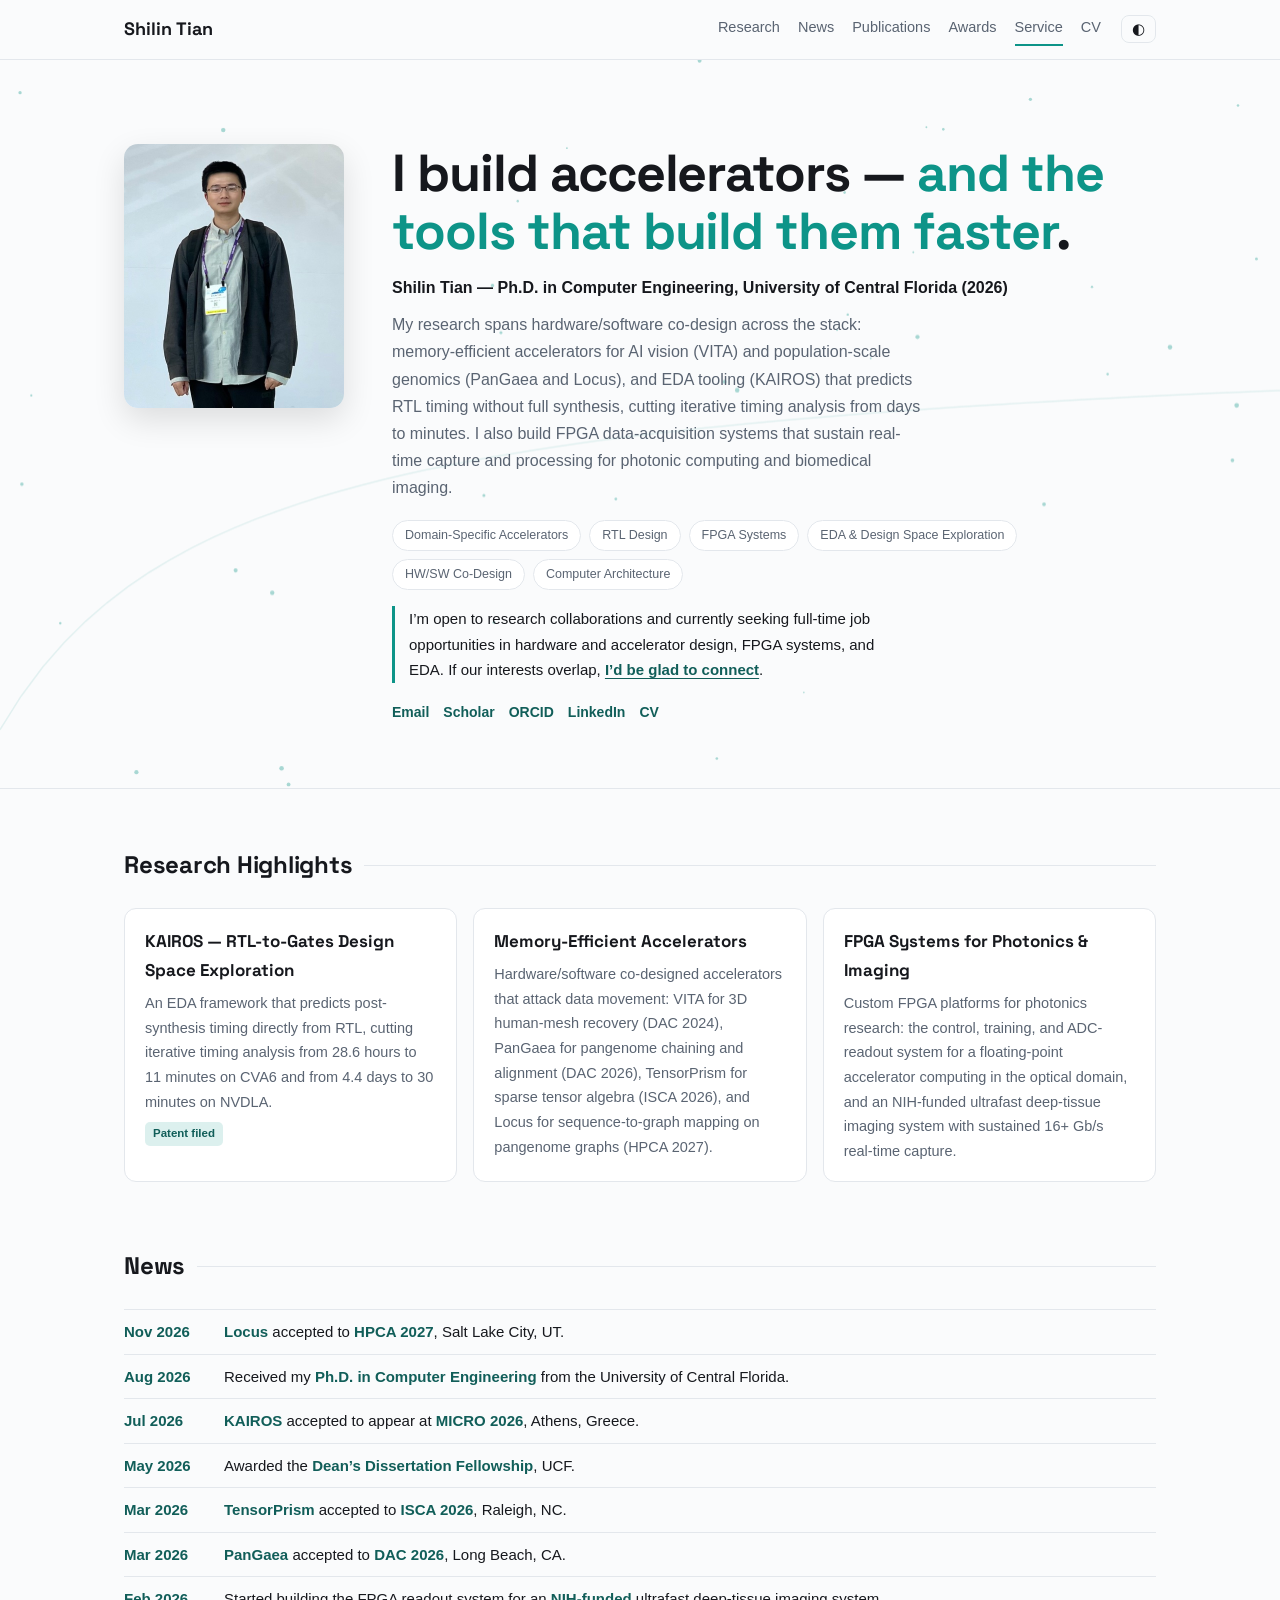
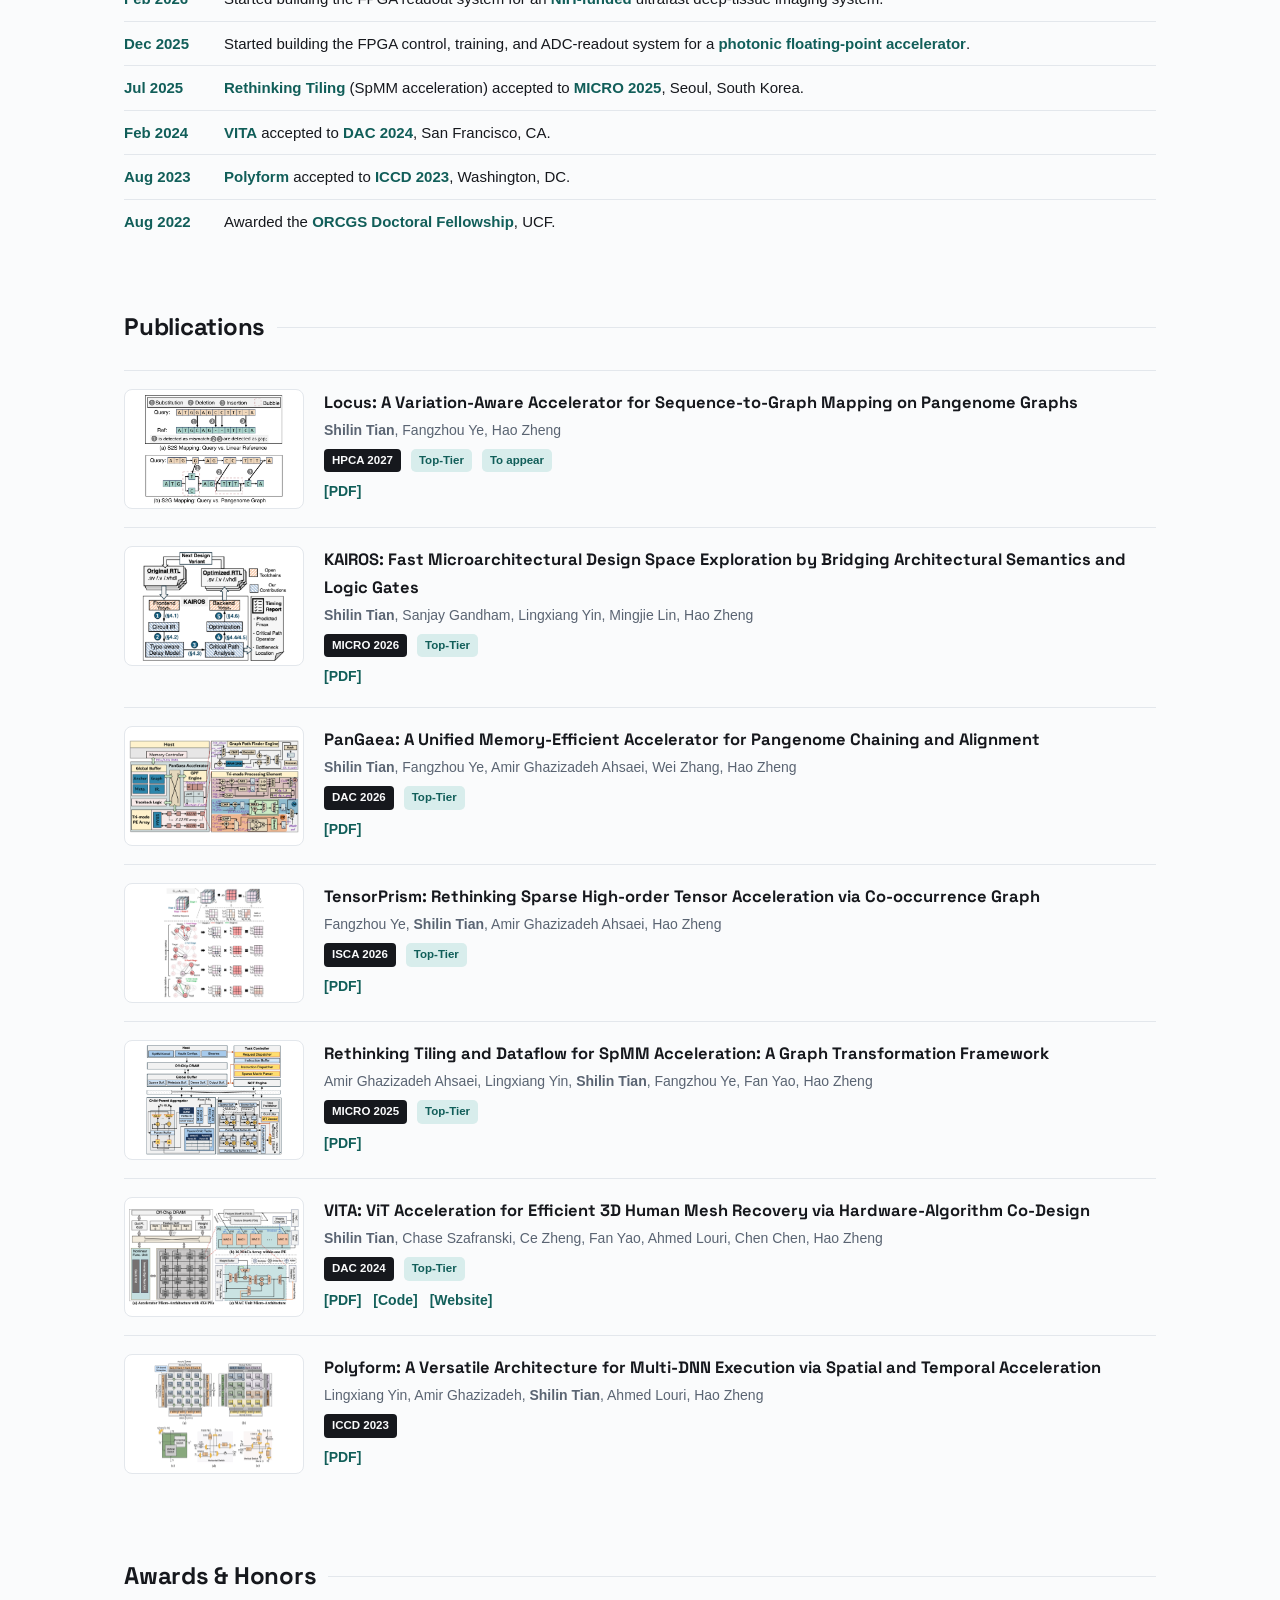
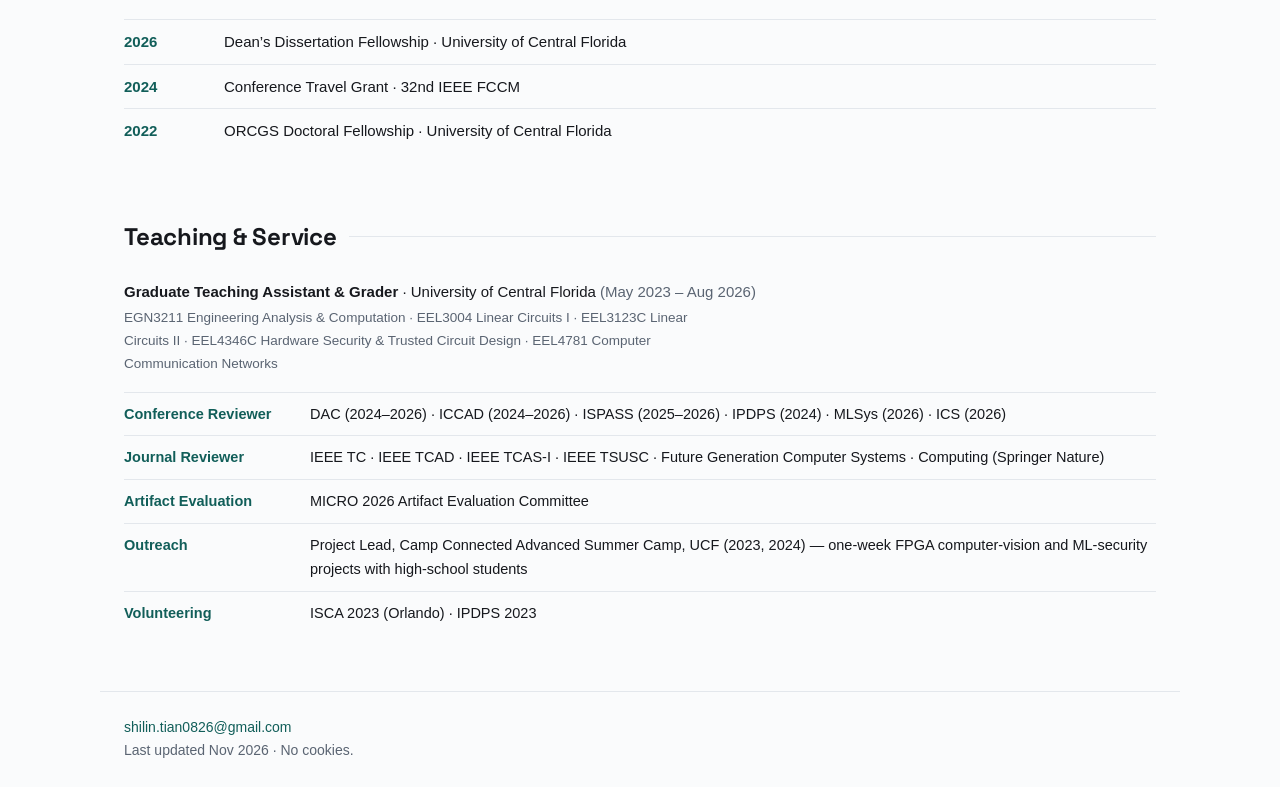
<file: index.html>
<!doctype html>
<html lang="en">
<head>
  <meta charset="utf-8">
  <meta name="viewport" content="width=device-width, initial-scale=1">
  <script>
    (function () {
      var t = localStorage.getItem('theme');
      if (!t) t = window.matchMedia('(prefers-color-scheme: dark)').matches ? 'dark' : 'light';
      document.documentElement.setAttribute('data-theme', t);
      document.documentElement.classList.add('js');
    })();
  </script>
  <!-- Begin Jekyll SEO tag v2.9.1 -->
<title>Shilin Tian | FPGA · Accelerators · EDA</title>
<meta name="generator" content="Jekyll v4.4.1" />
<meta property="og:title" content="Shilin Tian" />
<meta name="author" content="Shilin Tian" />
<meta property="og:locale" content="en" />
<meta name="description" content="Shilin Tian — Ph.D. in Computer Engineering (University of Central Florida, 2026). FPGA systems, domain-specific accelerators, RTL design, and EDA for memory-efficient hardware/software co-design." />
<meta name="twitter:description" property="og:description" content="Shilin Tian — Ph.D. in Computer Engineering (University of Central Florida, 2026). FPGA systems, domain-specific accelerators, RTL design, and EDA for memory-efficient hardware/software co-design." />
<link rel="canonical" href="https://shilinti.github.io/" />
<meta property="og:url" content="https://shilinti.github.io/" />
<meta property="og:site_name" content="Shilin Tian" />
<meta property="og:image" content="https://shilinti.github.io/assets/img/og-card.png" />
<meta property="og:type" content="website" />
<meta name="twitter:card" content="summary_large_image" />
<meta name="twitter:image" content="https://shilinti.github.io/assets/img/og-card.png" />
<meta name="twitter:title" content="Shilin Tian" />
<script type="application/ld+json">
{"@context":"https://schema.org","@type":"WebSite","author":{"@type":"Person","name":"Shilin Tian"},"description":"Shilin Tian — Ph.D. in Computer Engineering (University of Central Florida, 2026). FPGA systems, domain-specific accelerators, RTL design, and EDA for memory-efficient hardware/software co-design.","headline":"Shilin Tian","image":"https://shilinti.github.io/assets/img/og-card.png","name":"Shilin Tian","url":"https://shilinti.github.io/"}</script>
<!-- End Jekyll SEO tag -->

  <script type="application/ld+json">
{
  "@context": "https://schema.org",
  "@type": "Person",
  "name": "Shilin Tian",
  "alumniOf": { "@type": "CollegeOrUniversity", "name": "University of Central Florida" },
  "url": "https://shilinti.github.io",
  "sameAs": [
    "https://scholar.google.com/citations?user=xgYM_BkAAAAJ",
    "https://orcid.org/0009-0002-6310-2787",
    "https://www.linkedin.com/in/shilinti/"
  ]
}
</script>

  <link rel="icon" href="/favicon.ico?v=3" type="image/x-icon">
  <link rel="stylesheet" href="/assets/css/main.css">
</head>
<body>
  <div class="progress" aria-hidden="true"><span id="progress-bar"></span></div>
  <header class="nav-wrap">
    <nav class="nav" aria-label="Primary">
      <a class="brand" href="#top">Shilin Tian</a>
      <div class="nav-links" id="nav-links">
        <a href="/#research">Research</a>
        <a href="/#news">News</a>
        <a href="/#publications">Publications</a>
        <a href="/#awards">Awards</a>
        <a href="/#service">Service</a>
        <a href="#" class="cv-link">CV</a>
        <span class="nav-ink" aria-hidden="true"></span>
      </div>
      <button id="theme-toggle" aria-label="Toggle dark mode" title="Toggle theme">◐</button>
    </nav>
  </header>
  <main><section class="hero" id="top">
  <canvas id="hero-canvas" aria-hidden="true"></canvas>
  <div class="hero-inner">
    <img class="portrait" src="/assets/img/portrait.jpg"
         alt="Shilin Tian at an academic conference" width="220" height="264">
    <div class="hero-text">
      <h1>I build accelerators — <em>and the tools that build them faster</em>.</h1>
      <p class="role">Shilin Tian — Ph.D. in Computer Engineering, University of Central Florida (2026)</p>
      <p class="bio">My research spans hardware/software co-design across the stack: memory-efficient
        accelerators for AI vision (VITA) and population-scale genomics (PanGaea and Locus), and EDA
        tooling (KAIROS) that predicts RTL timing without full synthesis, cutting iterative timing
        analysis from days to minutes. I also build FPGA data-acquisition systems that sustain
        real-time capture and processing for photonic computing and biomedical imaging.</p>
      <div class="chips">
        <span class="chip">Domain-Specific Accelerators</span>
        <span class="chip">RTL Design</span>
        <span class="chip">FPGA Systems</span>
        <span class="chip">EDA &amp; Design Space Exploration</span>
        <span class="chip">HW/SW Co-Design</span>
        <span class="chip">Computer Architecture</span>
      </div>
      <p class="cta">I&rsquo;m open to research collaborations and currently seeking full-time job
        opportunities in hardware and accelerator design, FPGA systems, and EDA.
        If our interests overlap, <a href="mailto:shilin.tian0826@gmail.com">I&rsquo;d be glad to connect</a>.</p>
      <div class="icons">
        <a href="mailto:shilin.tian0826@gmail.com" aria-label="Email">Email</a>
        <a href="https://scholar.google.com/citations?user=xgYM_BkAAAAJ" aria-label="Google Scholar">Scholar</a>
        <a href="https://orcid.org/0009-0002-6310-2787" aria-label="ORCID">ORCID</a>
        <a href="https://www.linkedin.com/in/shilinti/" aria-label="LinkedIn">LinkedIn</a>
        <a href="#" class="cv-link" aria-label="Request CV">CV</a>
      </div>
    </div>
  </div>
</section>

<section id="research" class="section reveal">
  <h2>Research Highlights</h2>
  <div class="cards">
    
    <article class="card">
      <h3>KAIROS — RTL-to-Gates Design Space Exploration</h3>
      <p>An EDA framework that predicts post-synthesis timing directly from RTL, cutting iterative timing analysis from 28.6 hours to 11 minutes on CVA6 and from 4.4 days to 30 minutes on NVDLA.</p>
      <p>
        <span class="badge">Patent filed</span>
        
      </p>
    </article>
    
    <article class="card">
      <h3>Memory-Efficient Accelerators</h3>
      <p>Hardware/software co-designed accelerators that attack data movement: VITA for 3D human-mesh recovery (DAC 2024), PanGaea for pangenome chaining and alignment (DAC 2026), TensorPrism for sparse tensor algebra (ISCA 2026), and Locus for sequence-to-graph mapping on pangenome graphs (HPCA 2027).</p>
      <p>
        
        
      </p>
    </article>
    
    <article class="card">
      <h3>FPGA Systems for Photonics & Imaging</h3>
      <p>Custom FPGA platforms for photonics research: the control, training, and ADC-readout system for a floating-point accelerator computing in the optical domain, and an NIH-funded ultrafast deep-tissue imaging system with sustained 16+ Gb/s real-time capture.</p>
      <p>
        
        
      </p>
    </article>
    
  </div>
</section>

<section id="news" class="section reveal">
  <h2>News</h2>
  <ul class="news">
    
    <li><span class="date">Nov 2026</span><span><strong>Locus</strong> accepted to <strong>HPCA 2027</strong>, Salt Lake City, UT.</span></li>
    
    <li><span class="date">Aug 2026</span><span>Received my <strong>Ph.D. in Computer Engineering</strong> from the University of Central Florida.</span></li>
    
    <li><span class="date">Jul 2026</span><span><strong>KAIROS</strong> accepted to appear at <strong>MICRO 2026</strong>, Athens, Greece.</span></li>
    
    <li><span class="date">May 2026</span><span>Awarded the <strong>Dean’s Dissertation Fellowship</strong>, UCF.</span></li>
    
    <li><span class="date">Mar 2026</span><span><strong>TensorPrism</strong> accepted to <strong>ISCA 2026</strong>, Raleigh, NC.</span></li>
    
    <li><span class="date">Mar 2026</span><span><strong>PanGaea</strong> accepted to <strong>DAC 2026</strong>, Long Beach, CA.</span></li>
    
    <li><span class="date">Feb 2026</span><span>Started building the FPGA readout system for an <strong>NIH-funded</strong> ultrafast deep-tissue imaging system.</span></li>
    
    <li><span class="date">Dec 2025</span><span>Started building the FPGA control, training, and ADC-readout system for a <strong>photonic floating-point accelerator</strong>.</span></li>
    
    <li><span class="date">Jul 2025</span><span><strong>Rethinking Tiling</strong> (SpMM acceleration) accepted to <strong>MICRO 2025</strong>, Seoul, South Korea.</span></li>
    
    <li><span class="date">Feb 2024</span><span><strong>VITA</strong> accepted to <strong>DAC 2024</strong>, San Francisco, CA.</span></li>
    
    <li><span class="date">Aug 2023</span><span><strong>Polyform</strong> accepted to <strong>ICCD 2023</strong>, Washington, DC.</span></li>
    
    <li><span class="date">Aug 2022</span><span>Awarded the <strong>ORCGS Doctoral Fellowship</strong>, UCF.</span></li>
    
  </ul>
</section>

<section id="publications" class="section reveal">
  <h2>Publications</h2>
  
  <article class="pub">
    
    <img class="pub-thumb" src="/assets/img/pubs/locus.png" alt="" loading="lazy" width="180" height="120">
    
    <div class="pub-body">
      <h3>Locus: A Variation-Aware Accelerator for Sequence-to-Graph Mapping on Pangenome Graphs</h3>
      <p class="authors"><strong>Shilin Tian</strong>, Fangzhou Ye, Hao Zheng</p>
      <p class="meta">
        <span class="venue">HPCA 2027</span>
        <span class="badge">Top-Tier</span>
        <span class="badge">To appear</span>
      </p>
      <p class="pub-links">
        <a href="#">[PDF]</a>
        
        
        
      </p>
    </div>
  </article>
  
  <article class="pub">
    
    <img class="pub-thumb" src="/assets/img/pubs/kairos.png" alt="" loading="lazy" width="180" height="120">
    
    <div class="pub-body">
      <h3>KAIROS: Fast Microarchitectural Design Space Exploration by Bridging Architectural Semantics and Logic Gates</h3>
      <p class="authors"><strong>Shilin Tian</strong>, Sanjay Gandham, Lingxiang Yin, Mingjie Lin, Hao Zheng</p>
      <p class="meta">
        <span class="venue">MICRO 2026</span>
        <span class="badge">Top-Tier</span>
        
      </p>
      <p class="pub-links">
        <a href="https://drive.google.com/file/d/1knmVvL44TV4ayOX1gVyuU5G8WvQSZz36/view?usp=share_link">[PDF]</a>
        
        
        
      </p>
    </div>
  </article>
  
  <article class="pub">
    
    <img class="pub-thumb" src="/assets/img/pubs/pangaea.png" alt="" loading="lazy" width="180" height="120">
    
    <div class="pub-body">
      <h3>PanGaea: A Unified Memory-Efficient Accelerator for Pangenome Chaining and Alignment</h3>
      <p class="authors"><strong>Shilin Tian</strong>, Fangzhou Ye, Amir Ghazizadeh Ahsaei, Wei Zhang, Hao Zheng</p>
      <p class="meta">
        <span class="venue">DAC 2026</span>
        <span class="badge">Top-Tier</span>
        
      </p>
      <p class="pub-links">
        <a href="https://drive.google.com/file/d/13F7T-wPNmtoNrcgJptfy5Bgsg0bkeebS/view?usp=share_link">[PDF]</a>
        
        
        
      </p>
    </div>
  </article>
  
  <article class="pub">
    
    <img class="pub-thumb" src="/assets/img/pubs/tensorprism.png" alt="" loading="lazy" width="180" height="120">
    
    <div class="pub-body">
      <h3>TensorPrism: Rethinking Sparse High-order Tensor Acceleration via Co-occurrence Graph</h3>
      <p class="authors">Fangzhou Ye, <strong>Shilin Tian</strong>, Amir Ghazizadeh Ahsaei, Hao Zheng</p>
      <p class="meta">
        <span class="venue">ISCA 2026</span>
        <span class="badge">Top-Tier</span>
        
      </p>
      <p class="pub-links">
        <a href="https://ieeexplore.ieee.org/abstract/document/11617911">[PDF]</a>
        
        
        
      </p>
    </div>
  </article>
  
  <article class="pub">
    
    <img class="pub-thumb" src="/assets/img/pubs/rethinking-tiling.png" alt="" loading="lazy" width="180" height="120">
    
    <div class="pub-body">
      <h3>Rethinking Tiling and Dataflow for SpMM Acceleration: A Graph Transformation Framework</h3>
      <p class="authors">Amir Ghazizadeh Ahsaei, Lingxiang Yin, <strong>Shilin Tian</strong>, Fangzhou Ye, Fan Yao, Hao Zheng</p>
      <p class="meta">
        <span class="venue">MICRO 2025</span>
        <span class="badge">Top-Tier</span>
        
      </p>
      <p class="pub-links">
        <a href="https://dl.acm.org/doi/full/10.1145/3725843.3756128">[PDF]</a>
        
        
        
      </p>
    </div>
  </article>
  
  <article class="pub">
    
    <img class="pub-thumb" src="/assets/img/pubs/vita.png" alt="" loading="lazy" width="180" height="120">
    
    <div class="pub-body">
      <h3>VITA: ViT Acceleration for Efficient 3D Human Mesh Recovery via Hardware-Algorithm Co-Design</h3>
      <p class="authors"><strong>Shilin Tian</strong>, Chase Szafranski, Ce Zheng, Fan Yao, Ahmed Louri, Chen Chen, Hao Zheng</p>
      <p class="meta">
        <span class="venue">DAC 2024</span>
        <span class="badge">Top-Tier</span>
        
      </p>
      <p class="pub-links">
        <a href="https://dl.acm.org/doi/10.1145/3649329.3656518">[PDF]</a>
        <a href="https://github.com/UCF-iCAT-lab/VITA">[Code]</a>
        <a href="https://shilinti.github.io/vita-demo/">[Website]</a>
        
      </p>
    </div>
  </article>
  
  <article class="pub">
    
    <img class="pub-thumb" src="/assets/img/pubs/polyform.png" alt="" loading="lazy" width="180" height="120">
    
    <div class="pub-body">
      <h3>Polyform: A Versatile Architecture for Multi-DNN Execution via Spatial and Temporal Acceleration</h3>
      <p class="authors">Lingxiang Yin, Amir Ghazizadeh, <strong>Shilin Tian</strong>, Ahmed Louri, Hao Zheng</p>
      <p class="meta">
        <span class="venue">ICCD 2023</span>
        
        
      </p>
      <p class="pub-links">
        <a href="https://ieeexplore.ieee.org/abstract/document/10361024">[PDF]</a>
        
        
        
      </p>
    </div>
  </article>
  
</section>

<section id="awards" class="section reveal">
  <h2>Awards &amp; Honors</h2>
  <ul class="awards">
    
    <li><span class="year">2026</span><span>Dean’s Dissertation Fellowship · University of Central Florida</span></li>
    
    <li><span class="year">2024</span><span>Conference Travel Grant · 32nd IEEE FCCM</span></li>
    
    <li><span class="year">2022</span><span>ORCGS Doctoral Fellowship · University of Central Florida</span></li>
    
  </ul>
</section>

<section id="service" class="section reveal">
  <h2>Teaching &amp; Service</h2>
  
  <div class="teach">
    <p class="teach-head"><strong>Graduate Teaching Assistant & Grader</strong> · University of Central Florida <span class="muted">(May 2023 – Aug 2026)</span></p>
    <p class="teach-detail muted">EGN3211 Engineering Analysis & Computation · EEL3004 Linear Circuits I · EEL3123C Linear Circuits II · EEL4346C Hardware Security & Trusted Circuit Design · EEL4781 Computer Communication Networks</p>
  </div>
  
  <ul class="svc">
    
    <li><span class="svc-label">Conference Reviewer</span><span>DAC (2024–2026) · ICCAD (2024–2026) · ISPASS (2025–2026) · IPDPS (2024) · MLSys (2026) · ICS (2026)</span></li>
    
    <li><span class="svc-label">Journal Reviewer</span><span>IEEE TC · IEEE TCAD · IEEE TCAS-I · IEEE TSUSC · Future Generation Computer Systems · Computing (Springer Nature)</span></li>
    
    <li><span class="svc-label">Artifact Evaluation</span><span>MICRO 2026 Artifact Evaluation Committee</span></li>
    
    <li><span class="svc-label">Outreach</span><span>Project Lead, Camp Connected Advanced Summer Camp, UCF (2023, 2024) — one-week FPGA computer-vision and ML-security projects with high-school students</span></li>
    
    <li><span class="svc-label">Volunteering</span><span>ISCA 2023 (Orlando) · IPDPS 2023</span></li>
    
  </ul>
</section>
</main>
  <footer class="footer">
    <div class="footer-info">
      <p><a href="mailto:shilin.tian0826@gmail.com">shilin.tian0826@gmail.com</a></p>
      <p class="muted">Last updated Nov 2026 · No cookies.</p>
    </div>
    <div class="visitor-map">
      <script type='text/javascript' id='mapmyvisitors' src='https://mapmyvisitors.com/map.js?cl=242c44&w=200&t=n&d=voYTLp5oXHYNLI603mbugGViw53bM5Qs2dPPq15rNXA&co=e3e7ec&cmo=2dd4bf&cmn=fbbf24&ct=0f1420'></script>
    </div>
  </footer>
  <div class="modal-backdrop" id="cv-modal" hidden>
    <div class="modal" role="dialog" aria-modal="true" aria-labelledby="cv-modal-title">
      <h3 id="cv-modal-title">Curriculum Vitae</h3>
      <p>I keep my CV current and tailored to each opportunity, so I share it directly rather than
        posting a copy online. Email me and I&rsquo;ll gladly send you the latest version.</p>
      <p class="modal-actions">
        <a class="btn" href="mailto:shilin.tian0826@gmail.com?subject=CV%20request">Request CV by email</a>
        <button type="button" id="cv-close">Close</button>
      </p>
    </div>
  </div>
  <script src="/assets/js/main.js" defer></script>
  <script src="/assets/js/hero-canvas.js" defer></script>
</body>
</html>
</file>
<file: assets/css/main.css>
:root{--bg: #fafbfc;--ink: #16181d;--muted: #5a6472;--accent: #0d9488;--card: #ffffff;--line: #e3e7ec;--nav-bg: rgba(250, 251, 252, .92);--accent-ink: #115e59}html[data-theme=dark]{--bg: #0f1420;--ink: #e8ebf2;--muted: #98a2b8;--accent: #2dd4bf;--card: #171d2e;--line: #242c44;--nav-bg: rgba(15, 20, 32, .92);--accent-ink: var(--accent)}@font-face{font-family:"Space Grotesk";src:url("../fonts/space-grotesk-500.woff2") format("woff2");font-weight:500;font-display:swap}@font-face{font-family:"Space Grotesk";src:url("../fonts/space-grotesk-700.woff2") format("woff2");font-weight:700;font-display:swap}*{margin:0;padding:0;box-sizing:border-box}html{scroll-behavior:smooth}body{background:var(--bg);color:var(--ink);font:16px/1.7 -apple-system,BlinkMacSystemFont,"Segoe UI",Helvetica,Arial,sans-serif;transition:background .3s,color .3s}h1,h2,h3,.brand{font-family:"Space Grotesk",-apple-system,sans-serif}a{color:var(--accent-ink);text-decoration:none}img{max-width:100%}.muted{color:var(--muted)}.progress{position:fixed;top:0;left:0;right:0;height:3px;z-index:60}.progress span{display:block;height:100%;width:0;background:var(--accent)}.nav-wrap{position:sticky;top:0;z-index:50;background:var(--nav-bg);border-bottom:1px solid var(--line)}.nav{max-width:1080px;margin:0 auto;padding:14px 24px;display:flex;align-items:center;gap:20px}.brand{font-weight:700;font-size:18px;color:var(--ink);margin-right:auto}.nav-links{position:relative;display:flex;gap:18px;font-size:14.5px}.nav-links a{color:var(--muted);padding-bottom:4px}.nav-links a.active,.nav-links a:hover{color:var(--ink)}.nav-ink{position:absolute;bottom:-2px;height:2px;background:var(--accent);left:0;width:0;transition:left .25s ease,width .25s ease}#theme-toggle{background:none;border:1px solid var(--line);border-radius:8px;color:var(--ink);font-size:15px;padding:4px 10px;cursor:pointer}.hero{position:relative;overflow:hidden;border-bottom:1px solid var(--line)}#hero-canvas{position:absolute;inset:0;width:100%;height:100%}.hero-inner{position:relative;max-width:1080px;margin:0 auto;padding:84px 24px 64px;display:flex;gap:48px;align-items:center}.hero-text{flex:1}.hero h1{font-size:clamp(32px,5vw,52px);font-weight:700;letter-spacing:-0.02em;line-height:1.12}.hero h1 em{font-style:normal;color:var(--accent)}.role{margin-top:14px;font-weight:600}.bio{margin-top:10px;color:var(--muted);max-width:60ch}.portrait{border-radius:14px;flex:none;box-shadow:0 12px 32px rgba(0,0,0,.12)}.section{max-width:1080px;margin:0 auto;padding:56px 24px 8px}.section h2{font-size:24px;font-weight:700;letter-spacing:-0.01em;margin-bottom:22px;display:flex;align-items:center;gap:12px}.section h2::after{content:"";flex:1;height:1px;background:var(--line)}.footer{max-width:1080px;margin:48px auto 0;padding:24px;border-top:1px solid var(--line);font-size:14px}@media(max-width: 768px){.hero-inner{flex-direction:column;text-align:left;padding-top:48px}.nav-links{display:none}}@media(min-width: 769px){.hero-inner{align-items:flex-start}}.chips{display:flex;gap:8px;flex-wrap:wrap;margin-top:18px}.chip{border:1px solid var(--line);border-radius:99px;padding:4px 12px;font-size:12.5px;color:var(--muted);background:var(--card)}.icons{display:flex;gap:14px;margin-top:18px;font-size:14px;font-weight:600}.cards{display:grid;grid-template-columns:repeat(auto-fit, minmax(280px, 1fr));gap:16px}.card{background:var(--card);border:1px solid var(--line);border-radius:12px;padding:18px 20px;transition:transform .25s ease,box-shadow .25s ease}.card h3{font-size:17px;margin-bottom:6px}.card p{font-size:14.5px;color:var(--muted)}.card-link{font-size:14px;font-weight:600}.badge{display:inline-block;background:color-mix(in srgb, var(--accent) 14%, transparent);color:var(--accent-ink);font-size:11.5px;font-weight:600;border-radius:5px;padding:2px 8px;margin-top:8px}.news,.awards{list-style:none}.news li,.awards li{display:flex;gap:16px;padding:9px 0;border-top:1px solid var(--line);font-size:15px}.news .date,.awards .year{color:var(--accent-ink);font-weight:600;flex:none;width:84px}.pub{display:flex;gap:20px;padding:18px 0;border-top:1px solid var(--line)}.pub-thumb{border-radius:8px;flex:none;border:1px solid var(--line);background:var(--card)}.pub h3{font-size:16.5px}.authors{font-size:14px;color:var(--muted);margin-top:2px}.meta{margin-top:6px;display:flex;gap:10px;align-items:center}.venue{background:var(--ink);color:var(--bg);font-size:11.5px;font-weight:700;border-radius:4px;padding:2px 8px}.meta .badge{margin-top:0}.pub-links{margin-top:8px;font-size:14px;font-weight:600;display:flex;gap:12px}@media(max-width: 600px){.pub{flex-direction:column}.pub-thumb{width:100%;height:auto}}.js .reveal{opacity:0;transform:translateY(18px);transition:opacity .6s ease,transform .6s ease}.reveal.in{opacity:1;transform:none}.card:hover{transform:translateY(-4px);box-shadow:0 14px 30px rgba(0,0,0,.1)}.pub-links a,.icons a,.card-link{position:relative}.pub-links a::after,.icons a::after,.card-link::after{content:"";position:absolute;left:0;bottom:-2px;height:1.5px;width:100%;background:var(--accent);transform:scaleX(0);transform-origin:left;transition:transform .25s ease}.pub-links a:hover::after,.icons a:hover::after,.card-link:hover::after{transform:scaleX(1)}.hero-text>*{opacity:0;transform:translateY(14px);animation:rise .7s ease forwards}.hero-text>:nth-child(1){animation-delay:.05s}.hero-text>:nth-child(2){animation-delay:.15s}.hero-text>:nth-child(3){animation-delay:.25s}.hero-text>:nth-child(4){animation-delay:.35s}.hero-text>:nth-child(5){animation-delay:.45s}.hero-text>:nth-child(6){animation-delay:.55s}@keyframes rise{to{opacity:1;transform:none}}:focus-visible{outline:2px solid var(--accent);outline-offset:3px;border-radius:4px}@media(prefers-reduced-motion: reduce){html{scroll-behavior:auto}.reveal,.hero-text>*{opacity:1;transform:none;animation:none;transition:none}.card,.card:hover{transform:none;transition:none}.nav-ink{transition:none}.pub-links a::after,.icons a::after,.card-link::after{transition:none}}.pub-thumb{object-fit:contain;padding:4px}.teach{margin-bottom:16px}.teach-head{font-size:15px}.teach-detail{font-size:13.5px;margin-top:2px;max-width:78ch}.svc{list-style:none}.svc li{display:flex;gap:16px;padding:9px 0;border-top:1px solid var(--line);font-size:14.5px}.svc-label{color:var(--accent-ink);font-weight:600;flex:none;width:170px}@media(max-width: 600px){.svc li{flex-direction:column;gap:2px}.svc-label{width:auto}}.modal-backdrop{position:fixed;inset:0;z-index:70;background:rgba(10,14,24,.55);display:flex;align-items:center;justify-content:center;padding:24px}.modal-backdrop[hidden]{display:none}.modal{background:var(--card);color:var(--ink);border:1px solid var(--line);border-radius:14px;max-width:430px;padding:26px 28px;box-shadow:0 24px 60px rgba(0,0,0,.25)}.modal h3{font-size:19px;margin-bottom:10px}.modal p{font-size:14.5px;color:var(--muted)}.modal-actions{margin-top:18px;display:flex;gap:12px;align-items:center}.btn{display:inline-block;background:var(--accent);color:#fff;font-weight:600;font-size:14px;border-radius:8px;padding:8px 14px}#cv-close{background:none;border:none;color:var(--muted);font-size:14px;cursor:pointer;padding:8px 6px;font-family:inherit}.cta{margin-top:16px;font-size:15px;max-width:62ch;border-left:3px solid var(--accent);padding-left:14px}.cta a{font-weight:600;text-decoration:underline;text-underline-offset:3px}.news li strong{color:var(--accent-ink);font-weight:600}.footer{display:flex;align-items:center;justify-content:space-between;gap:24px;flex-wrap:wrap}.visitor-map{margin-top:0}.visitor-map img{max-width:200px;height:auto;border-radius:6px;opacity:.92}
</file>
